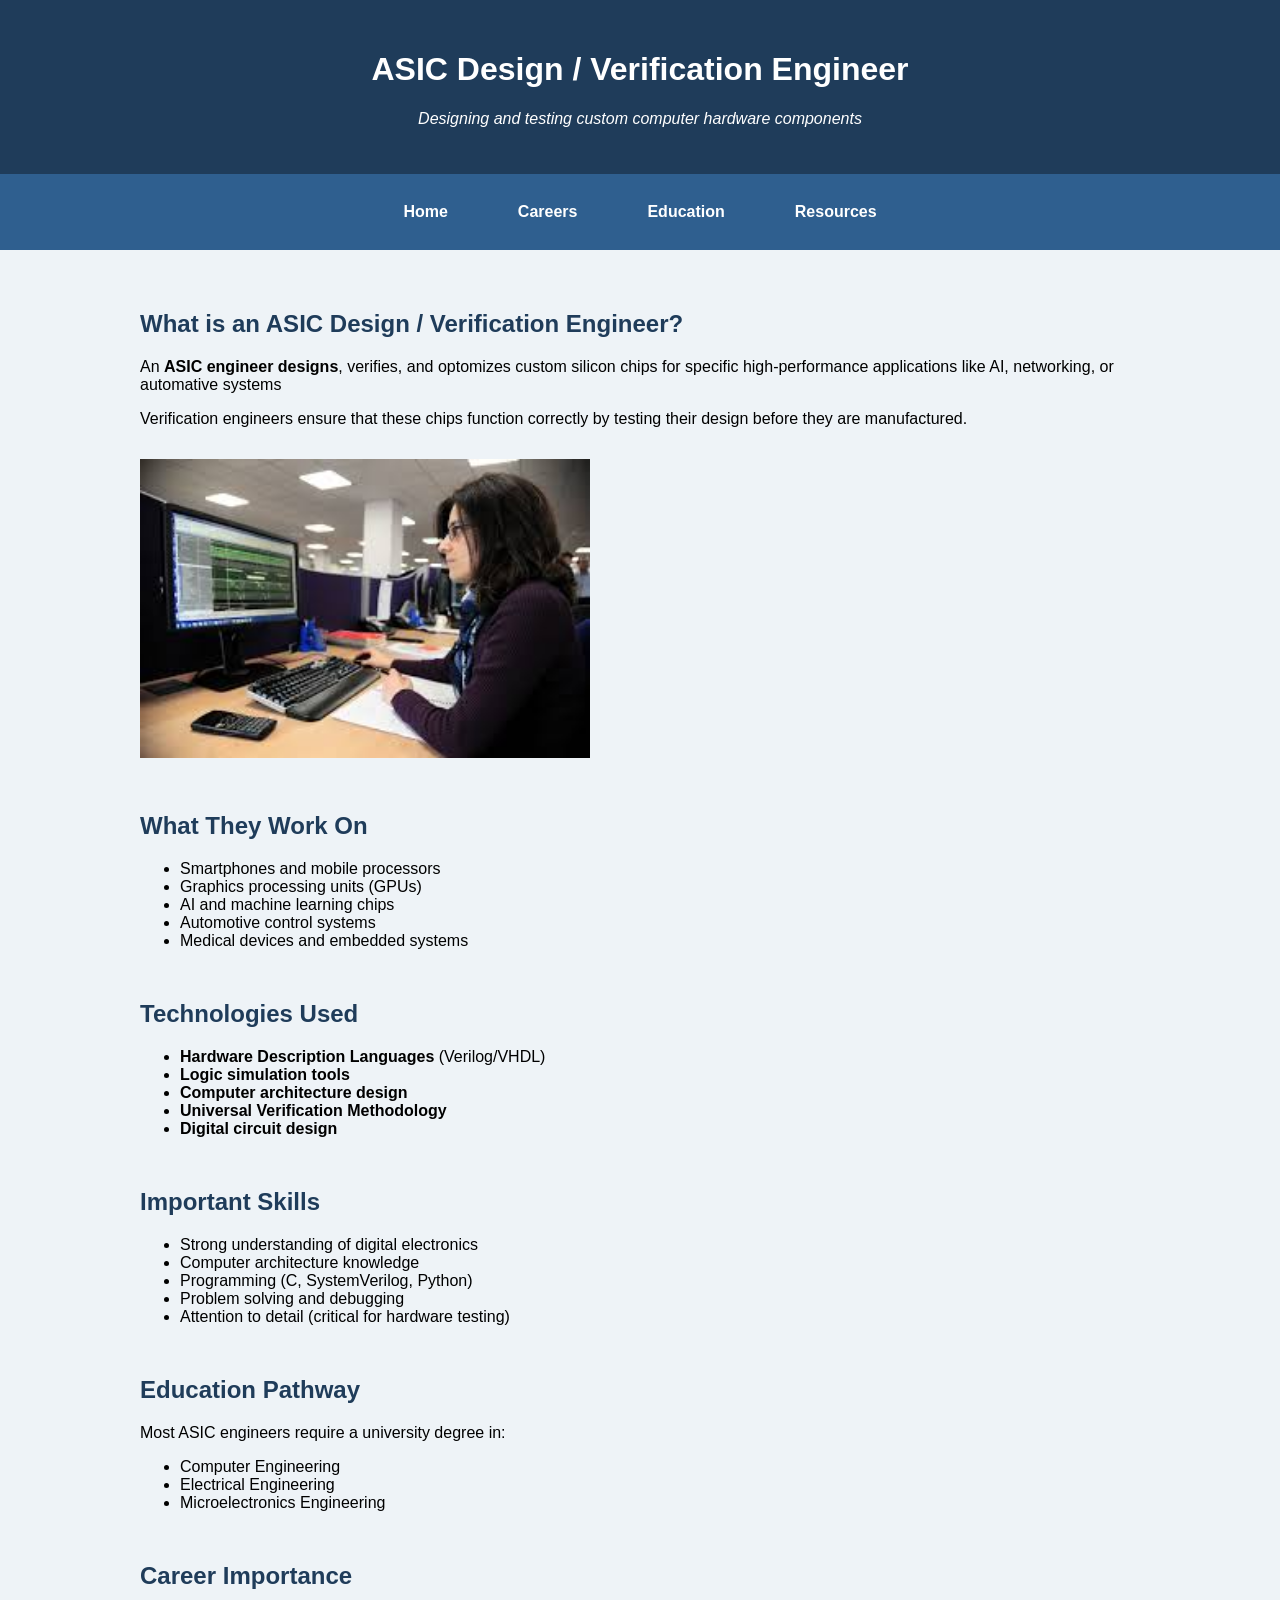
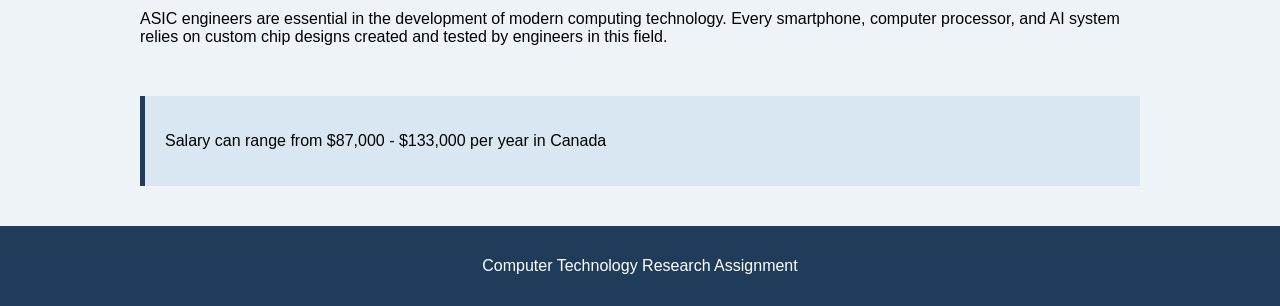
<file: asic.html>
<!DOCTYPE html>
    <html>
        <head>
            <title>ASIC Design / Verification Engineer</title>
            <link rel="stylesheet" href="style.css">

        </head>

        <body>

            <header>
                <h1>ASIC Design / Verification Engineer</h1>
                <p><i>Designing and testing custom computer hardware components</i></p>
            </header>

            <nav>
                <a href="index.html">Home</a>

                <div class="dropdown">
                    <a href="#" class="dropbtn">Careers</a>
                    <div class="dropdown-content">
                    <a href="computerSystemEngineer.html">Computer Systems Engineer</a>
                    <a href="asic.html">ASIC Design / Verification engineer</a>
                    <a href="embedded.html">Embedded Systems Engineer</a>
                    <a href="roboticsEngineer.html">Robotics Technician</a>
                    </div>
                </div>

                <a href="education.html">Education</a>
                <a href="resources.html">Resources</a>
            </nav>

                
            <div class="container">

                <div class="section">

                    <h2>What is an ASIC Design / Verification Engineer?</h2>

                    <p>
                        An <b>ASIC engineer designs</b>, verifies, and optomizes custom silicon chips for specific high-performance applications like AI, networking, or automative systems <p>
                    Verification engineers ensure that these chips function correctly by testing their design before they are manufactured.
                    </p>

                    <img src="[data-uri]">

                </div>

                <div class="section">
                    <h2>What They Work On</h2>
                    <ul>
                        <li>Smartphones and mobile processors</li>
                        <li>Graphics processing units (GPUs)</li>
                        <li>AI and machine learning chips</li>
                        <li>Automotive control systems</li>
                        <li>Medical devices and embedded systems</li>
                    </ul>
                </div>

                <div class="section">

                    <h2>Technologies Used</h2>

                    <ul>
                    <li><b>Hardware Description Languages</b> (Verilog/VHDL)</li>
                    <li><b>Logic simulation tools</b></li>
                    <li><b>Computer architecture design</b></li>
                    <li><b>Universal Verification Methodology</b></li>
                    <li><b>Digital circuit design</b></li>
                    </ul>

                </div>

                <div class="section">

                    <h2>Important Skills</h2>

                    <ul>
                    <li>Strong understanding of digital electronics</li>
                    <li>Computer architecture knowledge</li>
                    <li>Programming (C, SystemVerilog, Python)</li>
                    <li>Problem solving and debugging</li>
                    <li>Attention to detail (critical for hardware testing)</li>
                    </ul>

                </div>

                <div class="section">

                    <h2>Education Pathway</h2>

                    <p>
                    Most ASIC engineers require a university degree in:
                    </p>

                    <ul>
                        <li>Computer Engineering</li>
                        <li>Electrical Engineering</li>
                        <li>Microelectronics Engineering</li>
                    </ul>

                </div>

                <div class="section">

                    <h2>Career Importance</h2>

                    <p>
                    ASIC engineers are essential in the development of modern computing technology. 
                    Every smartphone, computer processor, and AI system relies on custom chip designs 
                    created and tested by engineers in this field.
                    </p>

                    </div>

                <div class="highlight">
                    <p>Salary can range from $87,000 - $133,000 per year in Canada
                </div>

            </div>

            <footer>
            <p>Computer Technology Research Assignment</p>
            </footer>

        </body>
    </html>
</file>
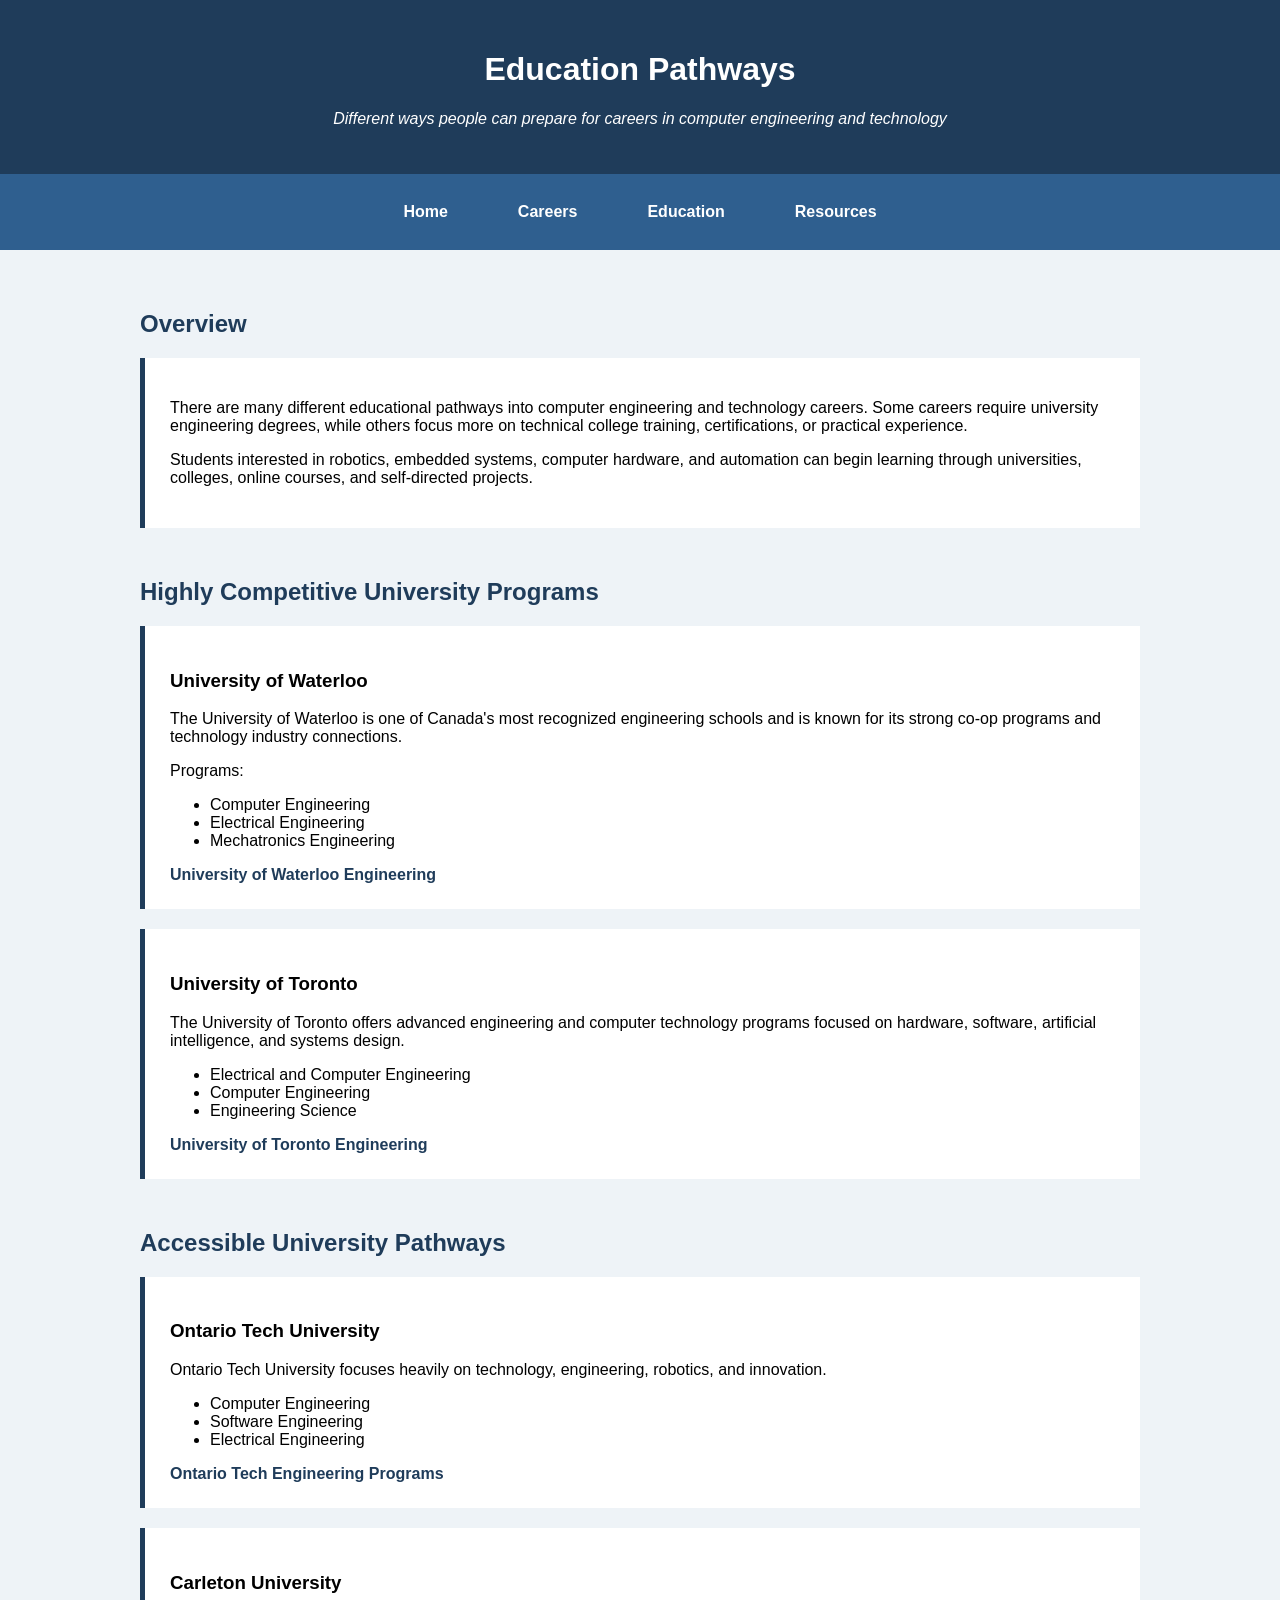
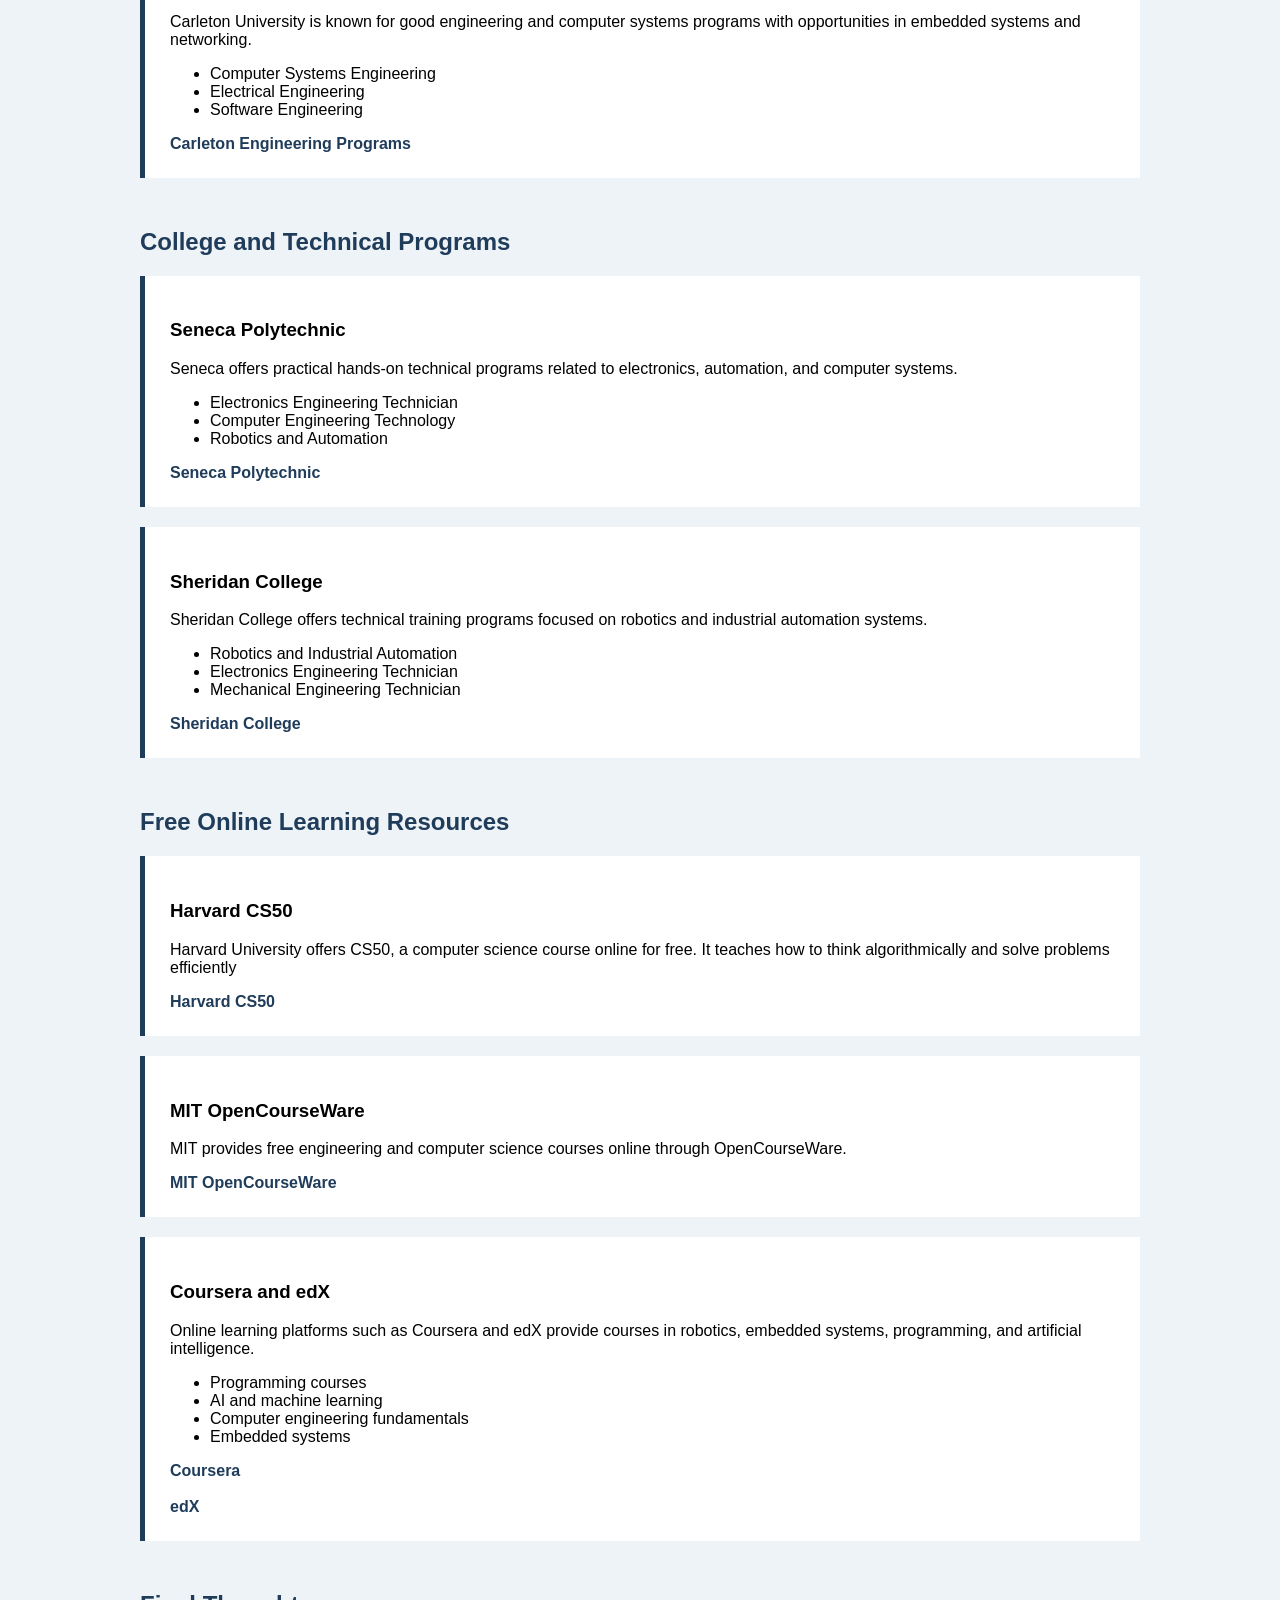
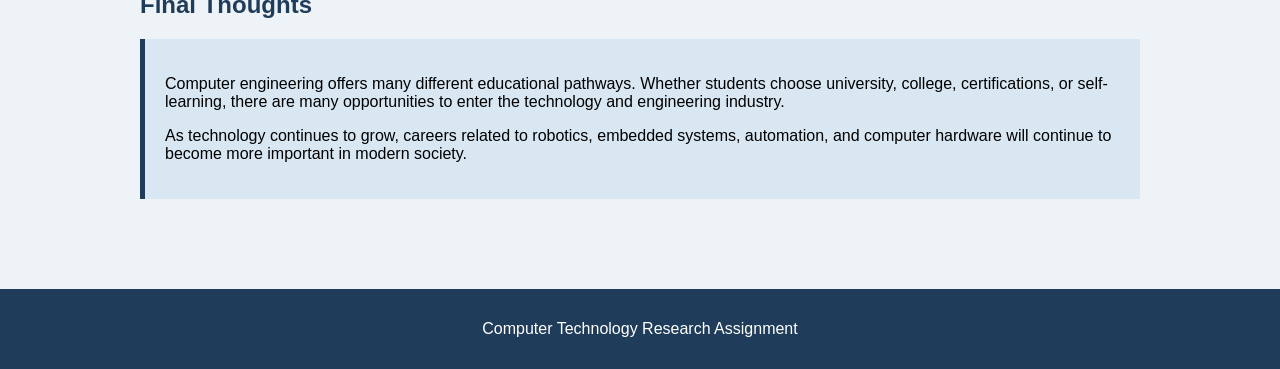
<file: education.html>
<!DOCTYPE html>
<html>
    <head>
    <title>Education Pathways</title>

        <style>

            body{
                font-family: Arial, Helvetica, sans-serif;
                background-color:#eef3f7;
                margin:0;
            }

            header{
                background:#1f3c5a;
                color:white;
                text-align:center;
                padding:30px;
            }

            nav{
                background:#2f5f8f;
                text-align:center;
                padding:12px;
            }

            nav a{
                color:white;
                text-decoration:none;
                margin:15px;
                font-weight:bold;
            }

            nav a:hover{
                text-decoration:underline;
            }

            .container{
                max-width:1000px;
                margin:auto;
                padding:40px;
            }

            .section{
                margin-bottom:50px;
            }

            h2{
                color:#1f3c5a;
            }

            img{
                width:450px;
                margin-top:15px;
            }

            .highlight{
                background:#d9e7f3;
                padding:20px;
                margin-top:20px;
                border-left:5px solid #1f3c5a;
            }

            footer{
                background:#1f3c5a;
                color:white;
                text-align:center;
                padding:15px;
            }

            /* --- Updated Nav Styles --- */

            /* --- Navigation Bar Container --- */
            nav {
                background-color: #2f5f8f; 
                display: flex;             /* Use Flexbox for layout */
                justify-content: center;   /* Horizontal centering */
                align-items: center;       /* Vertical centering */
                padding: 0;
                margin: 0;
                list-style: none;
            }

            /* --- Links and Dropdown Wrapper --- */
            nav a, .dropdown {
                display: block;
                color: white;
                text-align: center;
                padding: 14px 20px;
                text-decoration: none;
                font-weight: bold;
                cursor: pointer;
            }

            /* Hover effect for all main nav items */
            nav a:hover, .dropdown:hover > .dropbtn {
                background-color: #1f3c5a;
            }

            /* --- Dropdown Specifics --- */
            .dropdown {
                position: relative;
                padding: 0; /* Let the internal link handle the padding */
            }

            .dropbtn {
                display: block;
                padding: 14px 20px;
                color: white;
                text-decoration: none;
            }

            .dropdown-content {
                display: none;
                position: absolute;
                background-color: #2f5f8f;
                min-width: 240px;
                box-shadow: 0px 8px 16px rgba(0,0,0,0.3);
                z-index: 100;
                text-align: left; /* Keep text inside dropdown left-aligned */
                top: 100%;        /* Ensures it starts right below the nav bar */
                left: 0;
            }

            .dropdown-content a {
                color: white;
                padding: 12px 16px;
                text-decoration: none;
                display: block;
                font-weight: normal;
            }

            .dropdown-content a:hover {
                background-color: #1f3c5a;
            }

            /* Show the menu on hover */
            .dropdown:hover .dropdown-content {
                display: block;
            }

            .education-box{
                background:white;
                padding:25px;
                margin-top:20px;
                border-left:5px solid #1f3c5a;
            }

            a{
                color:#1f3c5a;
                font-weight:bold;
                text-decoration:none;
            }

            a:hover{
                text-decoration:underline;
            }

            /* ========================
            NAVIGATION BAR
            ======================== */

            nav{
                background:#2f5f8f;
                text-align:center;
                padding:0;
                margin:0;
            }

            nav a, .dropbtn{
                display:inline-block;
                color:white;
                text-decoration:none;
                padding:14px 20px;
                font-weight:bold;
                position:relative;
            }

            nav a:hover, .dropbtn:hover{
                background-color:#1f3c5a;
            }

            .dropdown{
                display:inline-block;
                position:relative;
            }

            .dropdown-content{
                display:none;
                position:absolute;
                background-color:#2f5f8f;
                min-width:240px;
                top:100%;
                left:0;
                text-align:left;
                box-shadow:0px 8px 16px rgba(0,0,0,0.3);
                z-index:100;
            }

            .dropdown-content a{
                display:block;
                color:white;
                padding:12px 16px;
                text-decoration:none;
                font-weight:normal;
            }

            .dropdown-content a:hover{
                background-color:#1f3c5a;
            }

            .dropdown:hover .dropdown-content{
                display:block;
            }

            /* ========================
            FOOTER
            ======================== */

            footer{
                background:#1f3c5a;
                color:white;
                text-align:center;
                padding:15px;
            }

        </style>

    </head>

    <body>

        <header>
            <h1>Education Pathways</h1>
            <p><i>Different ways people can prepare for careers in computer engineering and technology</i></p>
        </header>

        <nav>

            <a href="index.html">Home</a>

            <div class="dropdown">

                <a href="#" class="dropbtn">Careers</a>

                <div class="dropdown-content">
                    <a href="computerSystemEngineer.html">Computer Systems Engineer</a>
                    <a href="asic.html">ASIC Engineer</a>
                    <a href="embedded.html">Embedded Systems Engineer</a>
                    <a href="roboticsEngineer.html">Robotics Technician</a>
                </div>

            </div>

            <a href="education.html">Education</a>
            <a href="resources.html">Resources</a>

        </nav>

        <div class="container">

            <div class="section">

                <h2>Overview</h2>

                <div class="education-box">

                    <p>
                        There are many different educational pathways into computer engineering and technology careers. 
                        Some careers require university engineering degrees, while others focus more on technical college training, certifications, or practical experience.
                    </p>

                    <p>
                        Students interested in robotics, embedded systems, computer hardware, and automation can begin learning through universities, colleges, online courses, and self-directed projects.
                    </p>

                </div>

            </div>

        <div class="section">

            <h2>Highly Competitive University Programs</h2>

            <div class="education-box">

                <h3>University of Waterloo</h3>

                <p>
                    The University of Waterloo is one of Canada's most recognized engineering schools and is known for its strong co-op programs and technology industry connections.
                </p>

                <p>
                    Programs:
                </p>

                <ul>
                    <li>Computer Engineering</li>
                    <li>Electrical Engineering</li>
                    <li>Mechatronics Engineering</li>
                </ul>

                <a href="https://uwaterloo.ca/future-students/programs/computer-engineering" target="_blank"> University of Waterloo Engineering </a>

            </div>

            <div class="education-box">

                <h3>University of Toronto</h3>

                <p>
                    The University of Toronto offers advanced engineering and computer technology programs focused on hardware, software, artificial intelligence, and systems design.
                </p>

                <ul>
                    <li>Electrical and Computer Engineering</li>
                    <li>Computer Engineering</li>
                    <li>Engineering Science</li>
                </ul>

                <a href="https://discover.engineering.utoronto.ca/programs/engineering-programs/electrical-computer-engineering/" target="_blank"> University of Toronto Engineering </a>

            </div>

        </div>

        <div class="section">

            <h2>Accessible University Pathways</h2>

            <div class="education-box">

                <h3>Ontario Tech University</h3>

                <p>
                    Ontario Tech University focuses heavily on technology, engineering, robotics, and innovation.
                </p>

                <ul>
                    <li>Computer Engineering</li>
                    <li>Software Engineering</li>
                    <li>Electrical Engineering</li>
                </ul>

                <a href="https://ontariotechu.ca/programs/programs-by-faculty.php?keywords=Electrical+and+Computer+Engineering" target="_blank"> Ontario Tech Engineering Programs </a>

            </div>

            <div class="education-box">

                <h3>Carleton University</h3>

                <p>
                Carleton University is known for good engineering and computer systems programs with opportunities in embedded systems and networking.
                </p>

                <ul>
                <li>Computer Systems Engineering</li>
                <li>Electrical Engineering</li>
                <li>Software Engineering</li>
                </ul>

                <a href="https://carleton.ca/engineering-design/" target="_blank">
                Carleton Engineering Programs
                </a>

                </div>

        </div>

        <div class="section">

        <h2>College and Technical Programs</h2>

        <div class="education-box">

        <h3>Seneca Polytechnic</h3>

        <p>
        Seneca offers practical hands-on technical programs related to electronics, automation, and computer systems.
        </p>

        <ul>
        <li>Electronics Engineering Technician</li>
        <li>Computer Engineering Technology</li>
        <li>Robotics and Automation</li>
        </ul>

        <a href="https://www.senecapolytechnic.ca/" target="_blank">
        Seneca Polytechnic
        </a>

        </div>

        <div class="education-box">

        <h3>Sheridan College</h3>

        <p>
        Sheridan College offers technical training programs focused on robotics and industrial automation systems.
        </p>

        <ul>
        <li>Robotics and Industrial Automation</li>
        <li>Electronics Engineering Technician</li>
        <li>Mechanical Engineering Technician</li>
        </ul>

        <a href="https://www.sheridancollege.ca/programs#program%20active=true&program%20residency=Domestic%20students&e=0&q=%20engineering&o=Navigation%20Title,Ascending" target="_blank">
        Sheridan College
        </a>

        </div>

        </div>

        <div class="section">

        <h2>Free Online Learning Resources</h2>

        <div class="education-box">

        <h3>Harvard CS50</h3>

        <p>
        Harvard University offers CS50, a computer science course online for free. It teaches how to think algorithmically and solve problems efficiently
        </p>

        <a href="https://cs50.harvard.edu/x/" target="_blank">
        Harvard CS50
        </a>

        </div>

        <div class="education-box">

        <h3>MIT OpenCourseWare</h3>

        <p>
        MIT provides free engineering and computer science courses online through OpenCourseWare.
        </p>

        <a href="https://ocw.mit.edu/" target="_blank">
        MIT OpenCourseWare
        </a>

        </div>

        <div class="education-box">

        <h3>Coursera and edX</h3>

        <p>
        Online learning platforms such as Coursera and edX provide courses in robotics, embedded systems, programming, and artificial intelligence.
        </p>

        <ul>
        <li>Programming courses</li>
        <li>AI and machine learning</li>
        <li>Computer engineering fundamentals</li>
        <li>Embedded systems</li>
        </ul>

        <a href="https://www.coursera.org/" target="_blank">
        Coursera
        </a>

        <br><br>

        <a href="https://www.edx.org/" target="_blank">
        edX
        </a>

        </div>

        </div>

        <div class="section">

        <h2>Final Thoughts</h2>

        <div class="highlight">

        <p>
        Computer engineering offers many different educational pathways. 
        Whether students choose university, college, certifications, or self-learning, there are many opportunities to enter the technology and engineering industry.
        </p>

        <p>
        As technology continues to grow, careers related to robotics, embedded systems, automation, and computer hardware will continue to become more important in modern society.
        </p>

        </div>

        </div>

        </div>

        <footer>
        <p>Computer Technology Research Assignment</p>
        </footer>

    </body>
</html>
</file>
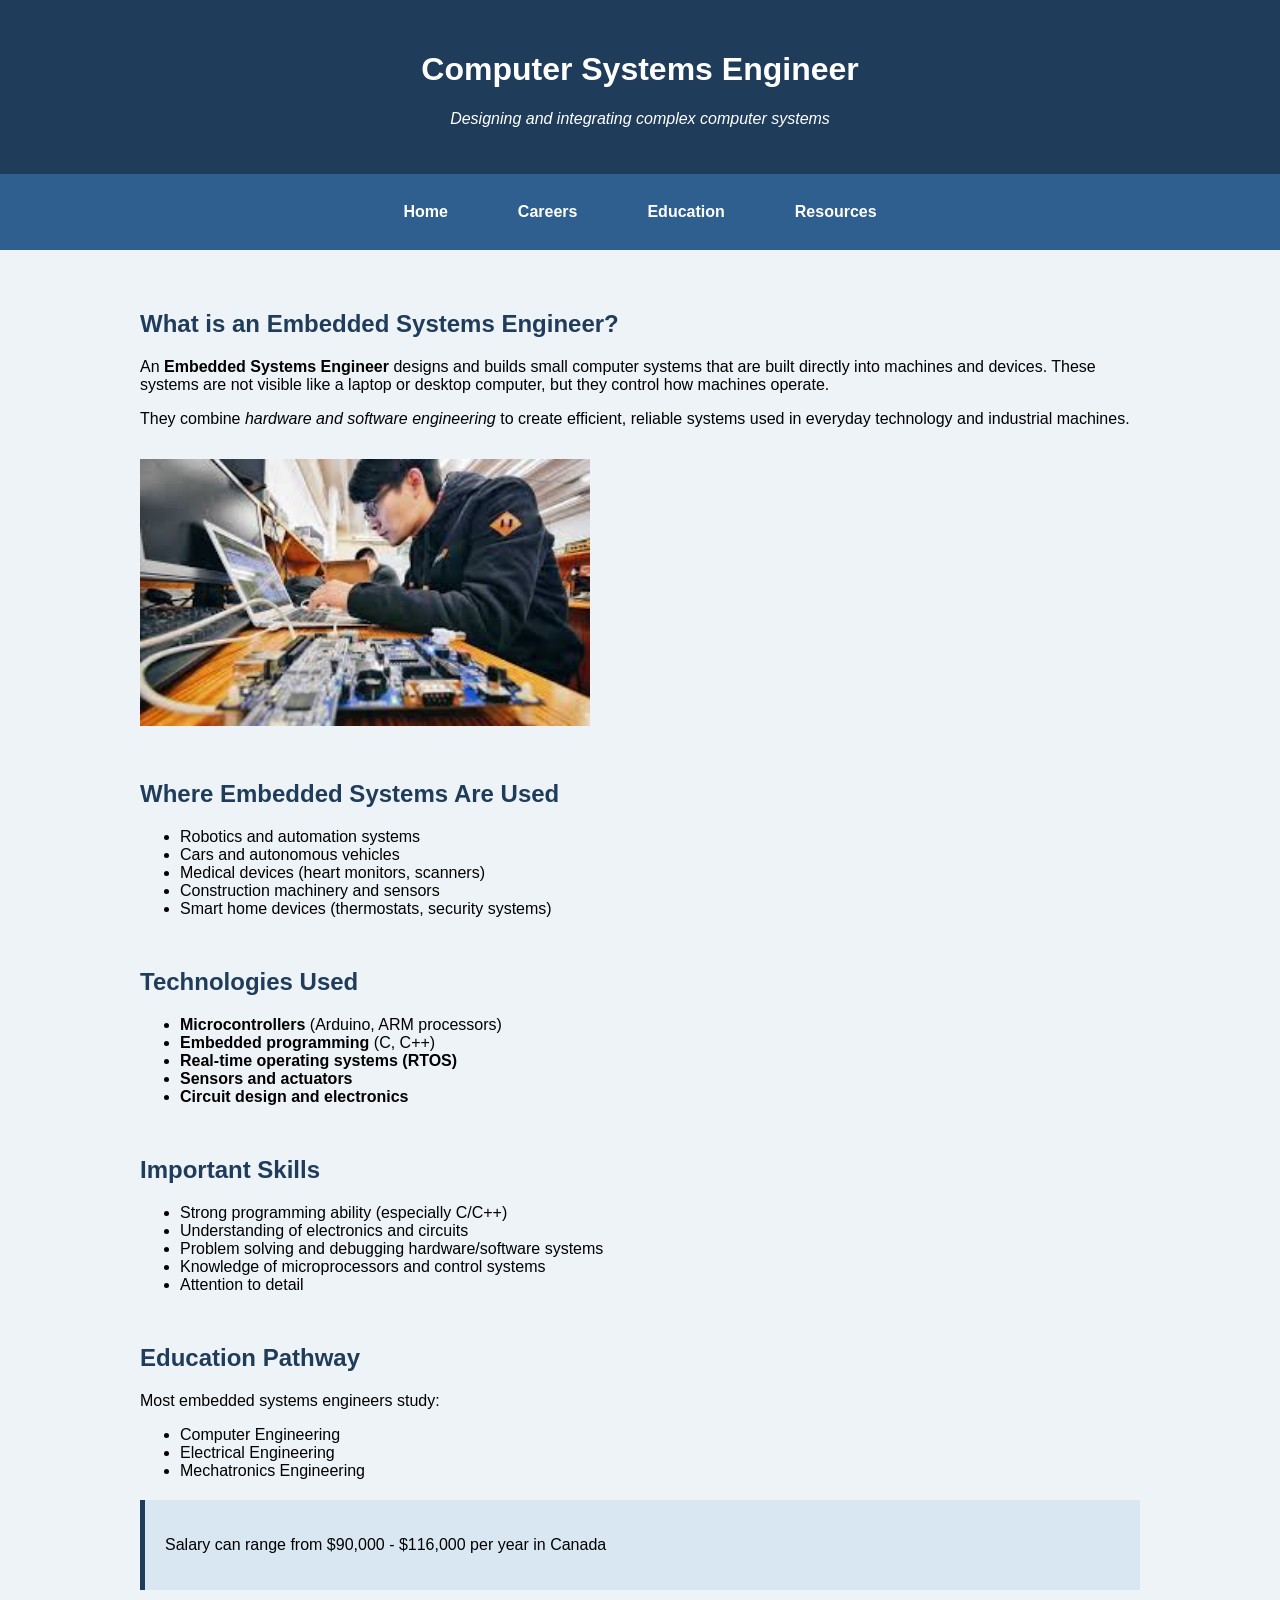
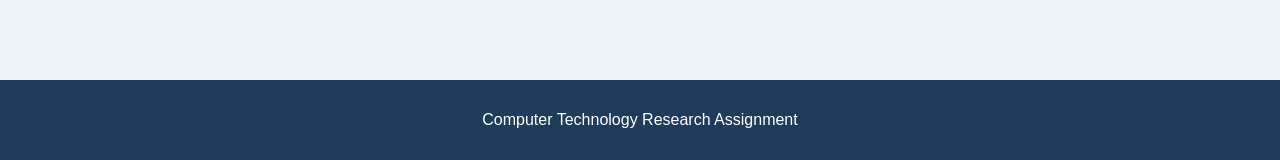
<file: embedded.html>
<!DOCTYPE html>
<html>
    <head>
        <title>Embedded Systems Engineer</title>

        <style>

            body{
                font-family: Arial, Helvetica, sans-serif;
                background-color:#eef3f7;
                margin:0;
            }

            header{
                background:#1f3c5a;
                color:white;
                text-align:center;
                padding:30px;  
            }

            nav{
                background:#2f5f8f;
                text-align:center;
                padding:12px;
            }

            nav a{
                color:white;
                text-decoration:none;
                margin:15px;
                font-weight:bold;
            }

            nav a:hover{
                text-decoration:underline;
            }

            .container{
                max-width:1000px;
                margin:auto;
                padding:40px;
            }

            .section{
                margin-bottom:50px;
            }

            h2{
                color:#1f3c5a;
            }

            img{
                width:450px;
                margin-top:15px;
            }

            .highlight{
                background:#d9e7f3;
                padding:20px;
                margin-top:20px;
                border-left:5px solid #1f3c5a;
            }

            footer{
                background:#1f3c5a;
                color:white;
                text-align:center;
                padding:15px;
            }

            /* --- Updated Nav Styles --- */

            /* --- Navigation Bar Container --- */
            nav {
                background-color: #2f5f8f; 
                display: flex;             /* Use Flexbox for layout */
                justify-content: center;   /* Horizontal centering */
                align-items: center;       /* Vertical centering */
                padding: 0;
                margin: 0;
                list-style: none;
            }

            /* --- Links and Dropdown Wrapper --- */
            nav a, .dropdown {
                display: block;
                color: white;
                text-align: center;
                padding: 14px 20px;
                text-decoration: none;
                font-weight: bold;
                cursor: pointer;
            }

            /* Hover effect for all main nav items */
            nav a:hover, .dropdown:hover > .dropbtn {
                background-color: #1f3c5a;
            }

            /* --- Dropdown Specifics --- */
            .dropdown {
                position: relative;
                padding: 0; /* Let the internal link handle the padding */
            }

            .dropbtn {
                display: block;
                padding: 14px 20px;
                color: white;
                text-decoration: none;
            }

            .dropdown-content {
                display: none;
                position: absolute;
                background-color: #2f5f8f;
                min-width: 240px;
                box-shadow: 0px 8px 16px rgba(0,0,0,0.3);
                z-index: 100;
                text-align: left; /* Keep text inside dropdown left-aligned */
                top: 100%;        /* Ensures it starts right below the nav bar */
                left: 0;
            }

            .dropdown-content a {
                color: white;
                padding: 12px 16px;
                text-decoration: none;
                display: block;
                font-weight: normal;
            }

            .dropdown-content a:hover {
                background-color: #1f3c5a;
            }

            /* Show the menu on hover */
            .dropdown:hover .dropdown-content {
                display: block;
            }
        </style>
    </head>

    <body>

    <header>
        <h1>Computer Systems Engineer</h1>
        <p><i>Designing and integrating complex computer systems</i></p>
    </header>

    <nav>
        <a href="index.html">Home</a>

        <div class="dropdown">
            <a href="#" class="dropbtn">Careers</a>
            <div class="dropdown-content">
                <a href="computerSystemEngineer.html">Computer Systems Engineer</a>
                <a href="asic.html">ASIC Design / Verification engineer</a>
                <a href="embedded.html">Embedded Systems Engineer</a>
                <a href="roboticsEngineer.html">Robotics Technician</a>
            </div>
        </div>

        <a href="education.html">Education</a>
        <a href="resources.html">Resources</a>
    </nav>

    <div class="container">

        <div class="section">

            <h2>What is an Embedded Systems Engineer?</h2>

            <p>
                An <b>Embedded Systems Engineer</b> designs and builds small computer systems that are built directly into machines and devices. 
                These systems are not visible like a laptop or desktop computer, but they control how machines operate.
            </p>

            <p>
                They combine <i>hardware and software engineering</i> to create efficient, reliable systems used in everyday technology and industrial machines.
            </p>

            <img src="[data-uri]">

        </div>

        <div class="section">

            <h2>Where Embedded Systems Are Used</h2>

            <ul>
                <li>Robotics and automation systems</li>
                <li>Cars and autonomous vehicles</li>
                <li>Medical devices (heart monitors, scanners)</li>
                <li>Construction machinery and sensors</li>
                <li>Smart home devices (thermostats, security systems)</li>
            </ul>

        </div>

        <div class="section">

            <h2>Technologies Used</h2>

            <ul>
                <li><b>Microcontrollers</b> (Arduino, ARM processors)</li>
                <li><b>Embedded programming</b> (C, C++)</li>
                <li><b>Real-time operating systems (RTOS)</b></li>
                <li><b>Sensors and actuators</b></li>
                <li><b>Circuit design and electronics</b></li>
            </ul>

        </div>

        <div class="section">

            <h2>Important Skills</h2>

            <ul>
                <li>Strong programming ability (especially C/C++)</li>
                <li>Understanding of electronics and circuits</li>
                <li>Problem solving and debugging hardware/software systems</li>
                <li>Knowledge of microprocessors and control systems</li>
                <li>Attention to detail</li>
            </ul>

        </div>

        <div class="section">

            <h2>Education Pathway</h2>

            <p>
                Most embedded systems engineers study:
            </p>

            <ul>
                <li>Computer Engineering</li>
                <li>Electrical Engineering</li>
                <li>Mechatronics Engineering</li>
            </ul>

            <div class="highlight">

                <p>
                    Salary can range from $90,000 - $116,000 per year in Canada
                </p>

            </div> 

        </div>
    </div>

    <footer>
        <p>Computer Technology Research Assignment</p>
    </footer>

    </body>
</html>
</file>
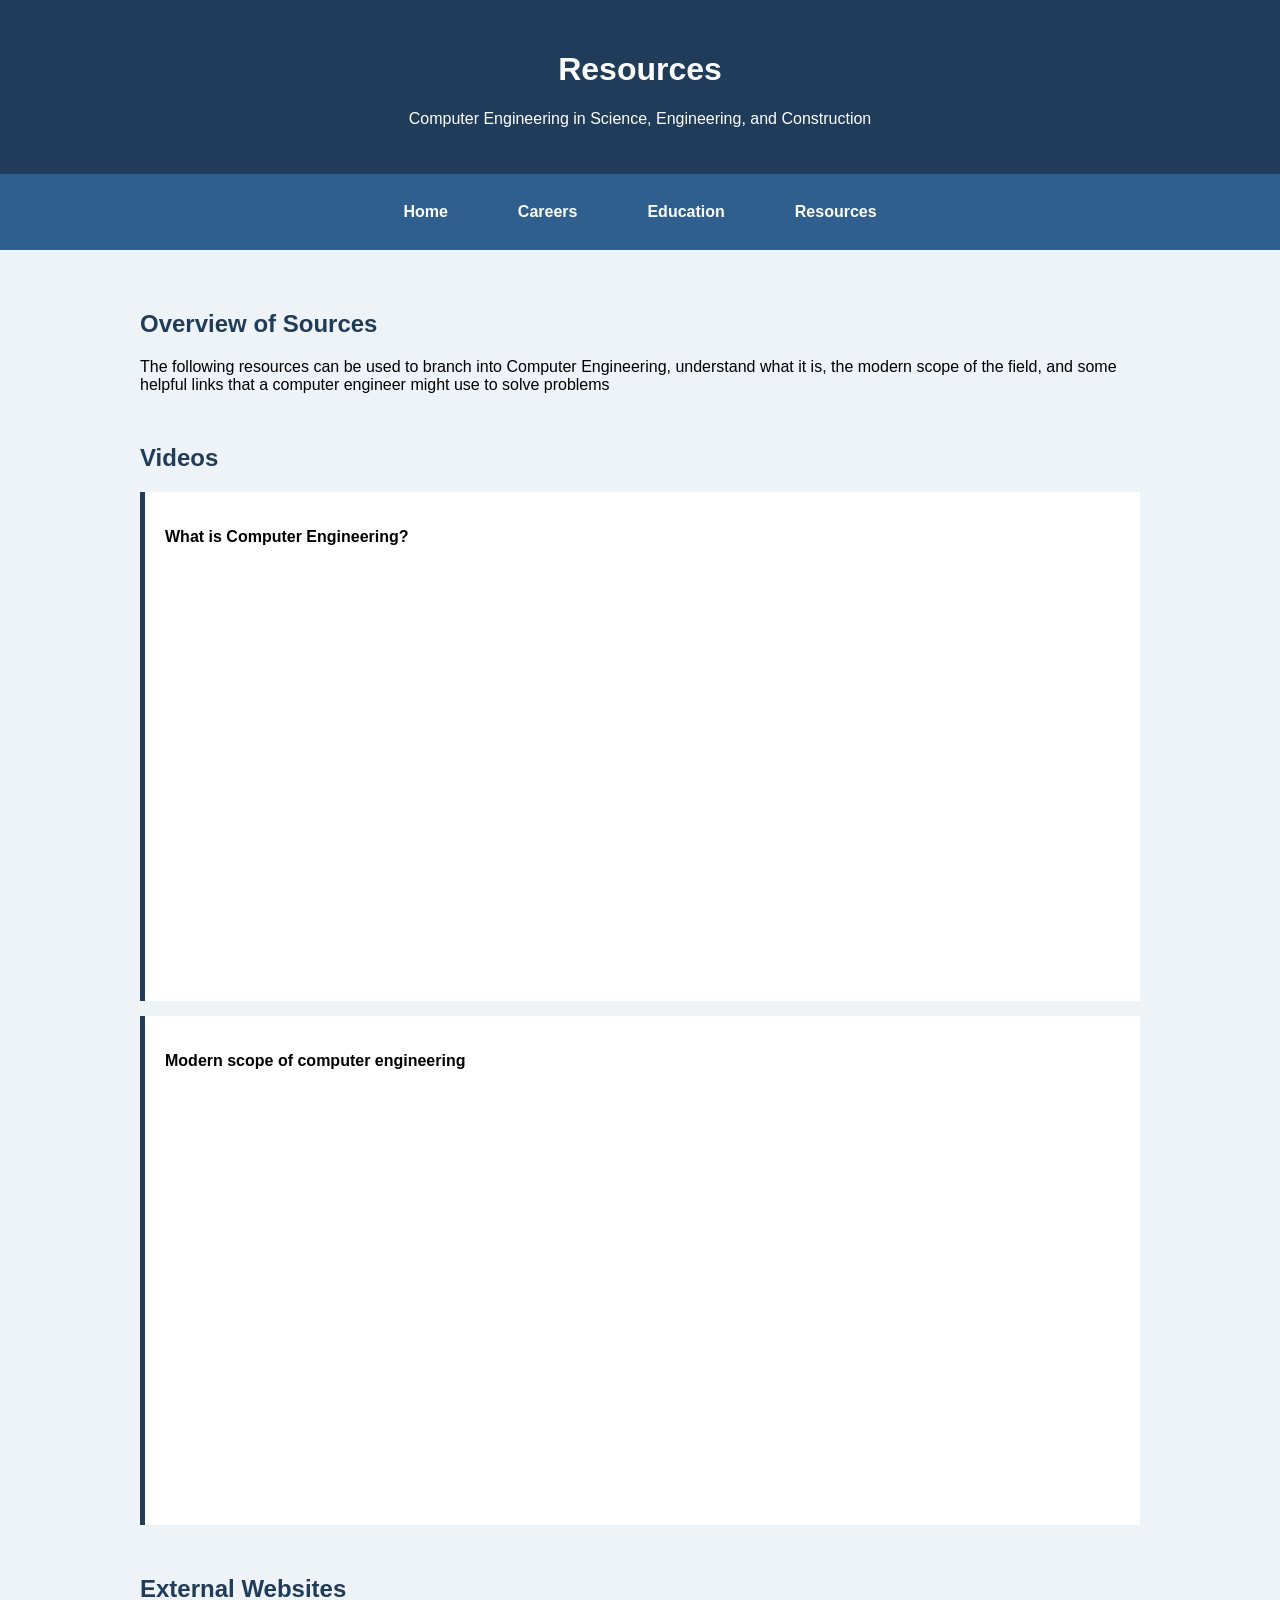
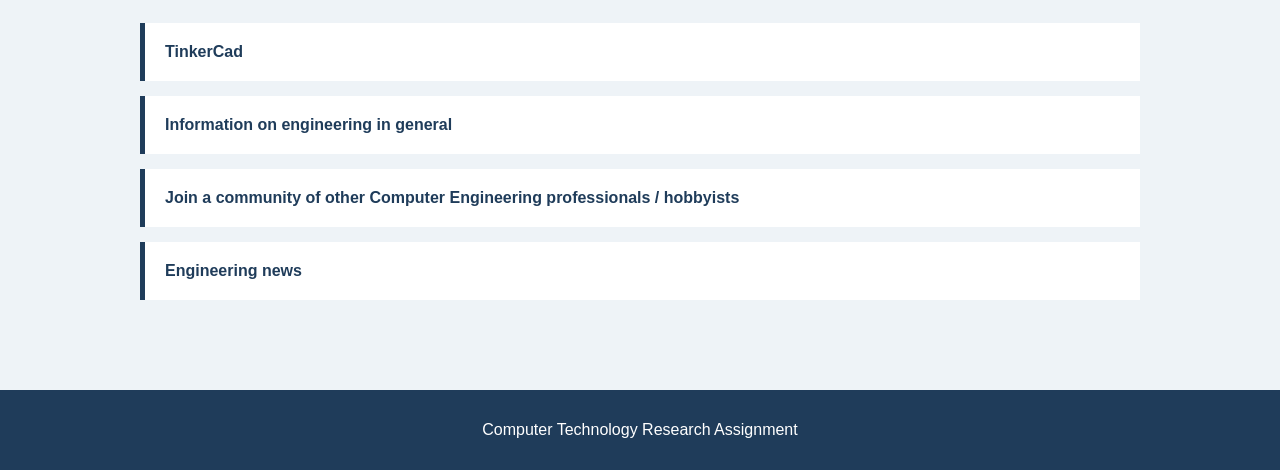
<file: resources.html>
<!DOCTYPE html>
<html>
    <head>
        <title>Resources</title>

        <style>

            body{
                font-family: Arial, Helvetica, sans-serif;
                background-color:#eef3f7;
                margin:0;
            }

            header{
                background:#1f3c5a;
                color:white;
                text-align:center;
                padding:30px;
            }

            nav{
                background:#2f5f8f;
                text-align:center;
                padding:12px;
            }

            nav a{
                color:white;
                text-decoration:none;
                margin:15px;
                font-weight:bold;
            }

            nav a:hover{
                text-decoration:underline;
            }

            .container{
                max-width:1000px;
                margin:auto;
                padding:40px;
            }

            .section{
                margin-bottom:50px;
            }

            h2{
                color:#1f3c5a;
            }

            img{
                width:450px;
                margin-top:15px;
            }

            .highlight{
                background:#d9e7f3;
                padding:20px;
                margin-top:20px;
                border-left:5px solid #1f3c5a;
            }

            footer{
                background:#1f3c5a;
                color:white;
                text-align:center;
                padding:15px;
            }

            /* --- Updated Nav Styles --- */

            /* --- Navigation Bar Container --- */
            nav {
                background-color: #2f5f8f; 
                display: flex;             /* Use Flexbox for layout */
                justify-content: center;   /* Horizontal centering */
                align-items: center;       /* Vertical centering */
                padding: 0;
                margin: 0;
                list-style: none;
            }

            /* --- Links and Dropdown Wrapper --- */
            nav a, .dropdown {
                display: block;
                color: white;
                text-align: center;
                padding: 14px 20px;
                text-decoration: none;
                font-weight: bold;
                cursor: pointer;
            }

            /* Hover effect for all main nav items */
            nav a:hover, .dropdown:hover > .dropbtn {
                background-color: #1f3c5a;
            }

            /* --- Dropdown Specifics --- */
            .dropdown {
                position: relative;
                padding: 0; /* Let the internal link handle the padding */
            }

            .dropbtn {
                display: block;
                padding: 14px 20px;
                color: white;
                text-decoration: none;
            }

            .dropdown-content {
                display: none;
                position: absolute;
                background-color: #2f5f8f;
                min-width: 240px;
                box-shadow: 0px 8px 16px rgba(0,0,0,0.3);
                z-index: 100;
                text-align: left; /* Keep text inside dropdown left-aligned */
                top: 100%;        /* Ensures it starts right below the nav bar */
                left: 0;
            }

            .dropdown-content a {
                color: white;
                padding: 12px 16px;
                text-decoration: none;
                display: block;
                font-weight: normal;
            }

            .dropdown-content a:hover {
                background-color: #1f3c5a;
            }

            /* Show the menu on hover */
            .dropdown:hover .dropdown-content {
                display: block;
            }

            .resource-box{
                background:white;
                padding:20px;
                margin-top:15px;
                border-left:5px solid #1f3c5a;
            }

            .resource-box a{
                color:#1f3c5a;
                font-weight:bold;
                text-decoration:none;
            }

            .resource-box a:hover{
                text-decoration:underline;
            }

            /* Video embeds */
            iframe{
                width:100%;
                max-width:700px;
                height:400px;
                margin-top:15px;
                border:none;
            }
        </style>

    </head>

    <body>

        <header>
            <h1>Resources</h1>
            <p>Computer Engineering in Science, Engineering, and Construction</p>
        </header>

        <nav>
                <a href="index.html">Home</a>

                <div class="dropdown">
                    <a href="#" class="dropbtn">Careers</a>
                    <div class="dropdown-content">
                    <a href="systems.html">Computer Systems Engineer</a>
                    <a href="asic.html">ASIC Design / Verification engineer</a>
                    <a href="embedded.html">Embedded Systems Engineer</a>
                    <a href="roboticsEngineer.html">Robotics Technician</a>
                    </div>
                </div>

                <a href="education.html">Education</a>
                <a href="resources.html">Resources</a>
            </nav>

        <div class="container">

            <div class="section">

                <h2>Overview of Sources</h2>

                <p>
                The following resources can be used to branch into Computer Engineering, understand what it is, the modern scope of the field, and some helpful links that a computer engineer might use to solve problems
            </p>

            </div>

            <div class="section">

                <h2>Videos</h2>

                <div class="resource-box">

                    <p><b>What is Computer Engineering?</b></p>

                    <iframe width="560" height="315" src="https://www.youtube.com/embed/avZTQgLs064?si=rnNJ2yP9yrqySrDQ" title="YouTube video player" frameborder="0" allow="accelerometer; autoplay; clipboard-write; encrypted-media; gyroscope; picture-in-picture; web-share" referrerpolicy="strict-origin-when-cross-origin" allowfullscreen> </iframe>

                </div>

            <div class="resource-box">

                <p><b>Modern scope of computer engineering</b></p>

                <iframe width="560" height="315" src="https://www.youtube.com/embed/ulAyGmxlwZU?si=FeC5IXZPi6suAuag" title="YouTube video player" frameborder="0" allow="accelerometer; autoplay; clipboard-write; encrypted-media; gyroscope; picture-in-picture; web-share" referrerpolicy="strict-origin-when-cross-origin" allowfullscreen></iframe>

            </div>

        </div>

        <div class="section">

            <h2>External Websites</h2>

            <div class="resource-box">
                <a href="https://www.tinkercad.com" target="_blank">
                TinkerCad
                </a>
            </div>

            <div class="resource-box">
                <a href="https://engineerscanada.ca" target="_blank">
                Information on engineering in general
                </a>
            </div>

            <div class="resource-box">
                <a href="https://www.reddit.com/r/ComputerEngineering/" target="_blank">
                Join a community of other Computer Engineering professionals / hobbyists
                </a>
            </div>

            <div class="resource-box">
                <a href="https://www.engineering.com/" target="_blank">
                Engineering news
                </a>
            </div>

        </div>

        </div>

        <footer>
            <p>Computer Technology Research Assignment</p>
        </footer>
    </body>
</html>
</file>
<file: style.css>
body{
    font-family: Arial, Helvetica, sans-serif;
    background-color:#eef3f7;
    margin:0;
}

header{
    background:#1f3c5a;
    color:white;
    text-align:center;
    padding:30px;
}

nav{
    background:#2f5f8f;
    text-align:center;
    padding:12px;
}

nav a{
    color:white;
    text-decoration:none;
    margin:15px;
    font-weight:bold;
}

nav a:hover{
    text-decoration:underline;
}

.container{
    max-width:1000px;
    margin:auto;
    padding:40px;
}

.section{
    margin-bottom:50px;
}

h2{
    color:#1f3c5a;
}

img{
    width:450px;
    margin-top:15px;
}

.highlight{
    background:#d9e7f3;
    padding:20px;
    margin-top:20px;
    border-left:5px solid #1f3c5a;
}

footer{
    background:#1f3c5a;
    color:white;
    text-align:center;
    padding:15px;
}

/* --- Updated Nav Styles --- */

/* --- Navigation Bar Container --- */
nav {
    background-color: #2f5f8f; 
    display: flex;             /* Use Flexbox for layout */
    justify-content: center;   /* Horizontal centering */
    align-items: center;       /* Vertical centering */
    padding: 0;
    margin: 0;
    list-style: none;
}

/* --- Links and Dropdown Wrapper --- */
nav a, .dropdown {
    display: block;
    color: white;
    text-align: center;
    padding: 14px 20px;
    text-decoration: none;
    font-weight: bold;
    cursor: pointer;
}

/* Hover effect for all main nav items */
nav a:hover, .dropdown:hover > .dropbtn {
    background-color: #1f3c5a;
}

/* --- Dropdown Specifics --- */
.dropdown {
    position: relative;
    padding: 0; /* Let the internal link handle the padding */
}

.dropbtn {
    display: block;
    padding: 14px 20px;
    color: white;
    text-decoration: none;
}

.dropdown-content {
    display: none;
    position: absolute;
    background-color: #2f5f8f;
    min-width: 240px;
    box-shadow: 0px 8px 16px rgba(0,0,0,0.3);
    z-index: 100;
    text-align: left; /* Keep text inside dropdown left-aligned */
    top: 100%;        /* Ensures it starts right below the nav bar */
    left: 0;
}

.dropdown-content a {
    color: white;
    padding: 12px 16px;
    text-decoration: none;
    display: block;
    font-weight: normal;
}

.dropdown-content a:hover {
    background-color: #1f3c5a;
}

/* Show the menu on hover */
.dropdown:hover .dropdown-content {
    display: block;
}
</file>
